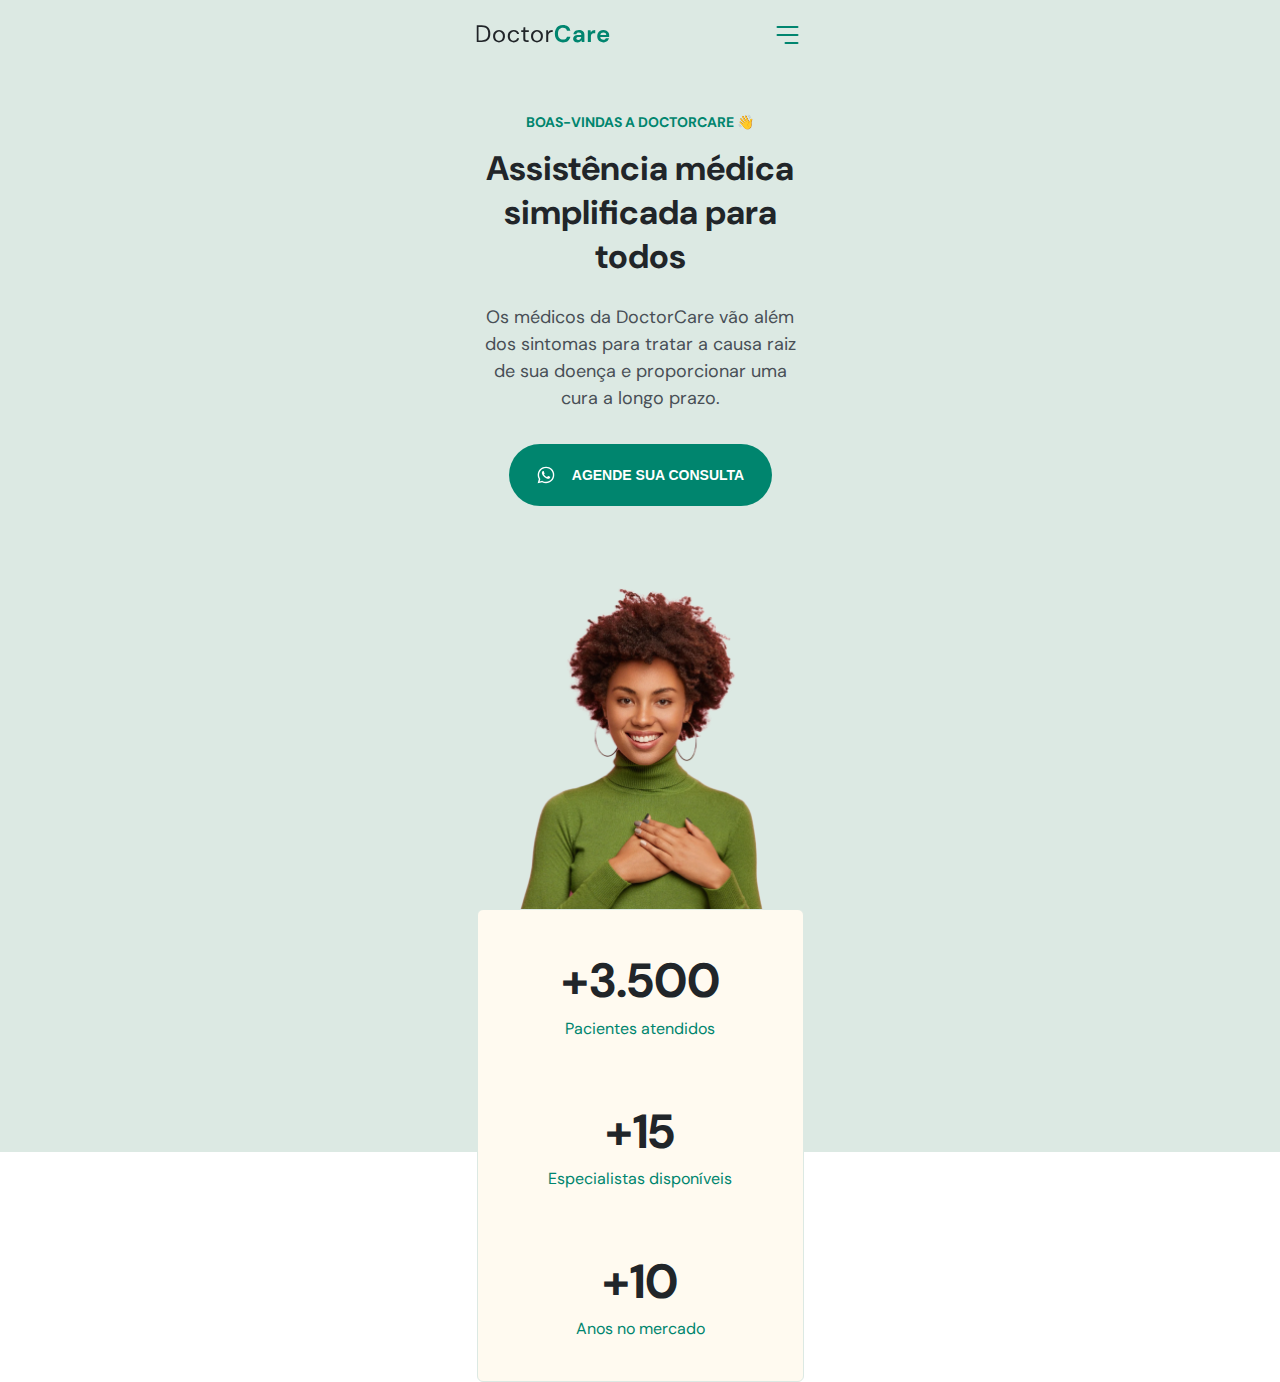
<file: index.html>
<!DOCTYPE html>
<html lang="pt-BR">
  <head>
    <meta charset="UTF-8" />
    <meta name="viewport" content="width=device-width, initial-scale=1.0" />
    <title>DoctorCare</title>

    <link rel="stylesheet" href="style.css" />

    <link rel="preconnect" href="https://fonts.googleapis.com" />
    <link rel="preconnect" href="https://fonts.gstatic.com" crossorigin />
    <link
      href="https://fonts.googleapis.com/css2?family=DM+Sans:wght@400;700&display=swap"
      rel="stylesheet"
    />
  </head>
  <body onscroll="onScroll()" class="">
    <nav id="navigation" class="">
      <div class="wrapper">
        <a class="logo" href="#">
          <svg
            width="133"
            height="18"
            viewBox="0 0 133 18"
            fill="none"
            xmlns="http://www.w3.org/2000/svg"
          >
            <path
              d="M0 17.088V0.287999H5.16C8.12 0.287999 10.296 1.04 11.688 2.544C13.096 4.048 13.8 6.112 13.8 8.736C13.8 11.312 13.096 13.352 11.688 14.856C10.296 16.344 8.12 17.088 5.16 17.088H0ZM2.016 15.408H5.112C6.744 15.408 8.04 15.144 9 14.616C9.976 14.072 10.672 13.304 11.088 12.312C11.504 11.304 11.712 10.112 11.712 8.736C11.712 7.328 11.504 6.12 11.088 5.112C10.672 4.104 9.976 3.328 9 2.784C8.04 2.24 6.744 1.968 5.112 1.968H2.016V15.408Z"
              fill="#212529"
            />
            <path
              d="M22.4949 17.376C21.3749 17.376 20.3669 17.12 19.4709 16.608C18.5749 16.096 17.8629 15.376 17.3349 14.448C16.8229 13.504 16.5669 12.4 16.5669 11.136C16.5669 9.872 16.8309 8.776 17.3589 7.848C17.8869 6.904 18.5989 6.176 19.4949 5.664C20.4069 5.152 21.4229 4.896 22.5429 4.896C23.6629 4.896 24.6709 5.152 25.5669 5.664C26.4629 6.176 27.1669 6.904 27.6789 7.848C28.2069 8.776 28.4709 9.872 28.4709 11.136C28.4709 12.4 28.2069 13.504 27.6789 14.448C27.1509 15.376 26.4309 16.096 25.5189 16.608C24.6229 17.12 23.6149 17.376 22.4949 17.376ZM22.4949 15.648C23.1829 15.648 23.8229 15.48 24.4149 15.144C25.0069 14.808 25.4869 14.304 25.8549 13.632C26.2229 12.96 26.4069 12.128 26.4069 11.136C26.4069 10.144 26.2229 9.312 25.8549 8.64C25.5029 7.968 25.0309 7.464 24.4389 7.128C23.8469 6.792 23.2149 6.624 22.5429 6.624C21.8549 6.624 21.2149 6.792 20.6229 7.128C20.0309 7.464 19.5509 7.968 19.1829 8.64C18.8149 9.312 18.6309 10.144 18.6309 11.136C18.6309 12.128 18.8149 12.96 19.1829 13.632C19.5509 14.304 20.0229 14.808 20.5989 15.144C21.1909 15.48 21.8229 15.648 22.4949 15.648Z"
              fill="#212529"
            />
            <path
              d="M37.2261 17.376C36.0901 17.376 35.0661 17.12 34.1541 16.608C33.2581 16.08 32.5461 15.352 32.0181 14.424C31.5061 13.48 31.2501 12.384 31.2501 11.136C31.2501 9.888 31.5061 8.8 32.0181 7.872C32.5461 6.928 33.2581 6.2 34.1541 5.688C35.0661 5.16 36.0901 4.896 37.2261 4.896C38.6341 4.896 39.8181 5.264 40.7781 6C41.7541 6.736 42.3701 7.72 42.6261 8.952H40.5621C40.4021 8.216 40.0101 7.648 39.3861 7.248C38.7621 6.832 38.0341 6.624 37.2021 6.624C36.5301 6.624 35.8981 6.792 35.3061 7.128C34.7141 7.464 34.2341 7.968 33.8661 8.64C33.4981 9.312 33.3141 10.144 33.3141 11.136C33.3141 12.128 33.4981 12.96 33.8661 13.632C34.2341 14.304 34.7141 14.816 35.3061 15.168C35.8981 15.504 36.5301 15.672 37.2021 15.672C38.0341 15.672 38.7621 15.472 39.3861 15.072C40.0101 14.656 40.4021 14.072 40.5621 13.32H42.6261C42.3861 14.52 41.7781 15.496 40.8021 16.248C39.8261 17 38.6341 17.376 37.2261 17.376Z"
              fill="#212529"
            />
            <path
              d="M50.2974 17.088C49.2094 17.088 48.3534 16.824 47.7294 16.296C47.1054 15.768 46.7934 14.816 46.7934 13.44V6.888H44.7294V5.184H46.7934L47.0574 2.328H48.8094V5.184H52.3134V6.888H48.8094V13.44C48.8094 14.192 48.9614 14.704 49.2654 14.976C49.5694 15.232 50.1054 15.36 50.8734 15.36H52.1214V17.088H50.2974Z"
              fill="#212529"
            />
            <path
              d="M60.4506 17.376C59.3306 17.376 58.3226 17.12 57.4266 16.608C56.5306 16.096 55.8186 15.376 55.2906 14.448C54.7786 13.504 54.5226 12.4 54.5226 11.136C54.5226 9.872 54.7866 8.776 55.3146 7.848C55.8426 6.904 56.5546 6.176 57.4506 5.664C58.3626 5.152 59.3786 4.896 60.4986 4.896C61.6186 4.896 62.6266 5.152 63.5226 5.664C64.4186 6.176 65.1226 6.904 65.6346 7.848C66.1626 8.776 66.4266 9.872 66.4266 11.136C66.4266 12.4 66.1626 13.504 65.6346 14.448C65.1066 15.376 64.3866 16.096 63.4746 16.608C62.5786 17.12 61.5706 17.376 60.4506 17.376ZM60.4506 15.648C61.1386 15.648 61.7786 15.48 62.3706 15.144C62.9626 14.808 63.4426 14.304 63.8106 13.632C64.1786 12.96 64.3626 12.128 64.3626 11.136C64.3626 10.144 64.1786 9.312 63.8106 8.64C63.4586 7.968 62.9866 7.464 62.3946 7.128C61.8026 6.792 61.1706 6.624 60.4986 6.624C59.8106 6.624 59.1706 6.792 58.5786 7.128C57.9866 7.464 57.5066 7.968 57.1386 8.64C56.7706 9.312 56.5866 10.144 56.5866 11.136C56.5866 12.128 56.7706 12.96 57.1386 13.632C57.5066 14.304 57.9786 14.808 58.5546 15.144C59.1466 15.48 59.7786 15.648 60.4506 15.648Z"
              fill="#212529"
            />
            <path
              d="M69.7097 17.088V5.184H71.5337L71.7017 7.464C72.0697 6.68 72.6297 6.056 73.3817 5.592C74.1337 5.128 75.0617 4.896 76.1657 4.896V7.008H75.6137C74.9097 7.008 74.2617 7.136 73.6697 7.392C73.0777 7.632 72.6057 8.048 72.2537 8.64C71.9017 9.232 71.7257 10.048 71.7257 11.088V17.088H69.7097Z"
              fill="#212529"
            />
            <path
              d="M86.4924 17.376C84.7964 17.376 83.3404 17.016 82.1244 16.296C80.9084 15.56 79.9724 14.544 79.3164 13.248C78.6604 11.936 78.3324 10.424 78.3324 8.712C78.3324 7 78.6604 5.488 79.3164 4.176C79.9724 2.864 80.9084 1.84 82.1244 1.104C83.3404 0.368 84.7964 0 86.4924 0C88.5084 0 90.1564 0.504 91.4364 1.512C92.7324 2.504 93.5404 3.904 93.8604 5.712H90.4764C90.2684 4.8 89.8204 4.088 89.1324 3.576C88.4604 3.048 87.5644 2.784 86.4444 2.784C84.8924 2.784 83.6764 3.312 82.7964 4.368C81.9164 5.424 81.4764 6.872 81.4764 8.712C81.4764 10.552 81.9164 12 82.7964 13.056C83.6764 14.096 84.8924 14.616 86.4444 14.616C87.5644 14.616 88.4604 14.376 89.1324 13.896C89.8204 13.4 90.2684 12.72 90.4764 11.856H93.8604C93.5404 13.584 92.7324 14.936 91.4364 15.912C90.1564 16.888 88.5084 17.376 86.4924 17.376Z"
              fill="#00856F"
            />
            <path
              d="M101.092 17.376C100.068 17.376 99.2278 17.216 98.5718 16.896C97.9158 16.56 97.4277 16.12 97.1077 15.576C96.7878 15.032 96.6278 14.432 96.6278 13.776C96.6278 12.672 97.0598 11.776 97.9238 11.088C98.7878 10.4 100.084 10.056 101.812 10.056H104.836V9.768C104.836 8.952 104.604 8.352 104.14 7.968C103.676 7.584 103.1 7.392 102.412 7.392C101.788 7.392 101.244 7.544 100.78 7.848C100.316 8.136 100.028 8.568 99.9157 9.144H96.9157C96.9958 8.28 97.2837 7.528 97.7797 6.888C98.2917 6.248 98.9477 5.76 99.7477 5.424C100.548 5.072 101.444 4.896 102.436 4.896C104.132 4.896 105.468 5.32 106.444 6.168C107.42 7.016 107.908 8.216 107.908 9.768V17.088H105.292L105.004 15.168C104.652 15.808 104.156 16.336 103.516 16.752C102.892 17.168 102.084 17.376 101.092 17.376ZM101.788 14.976C102.668 14.976 103.348 14.688 103.828 14.112C104.324 13.536 104.636 12.824 104.764 11.976H102.148C101.332 11.976 100.748 12.128 100.396 12.432C100.044 12.72 99.8678 13.08 99.8678 13.512C99.8678 13.976 100.044 14.336 100.396 14.592C100.748 14.848 101.212 14.976 101.788 14.976Z"
              fill="#00856F"
            />
            <path
              d="M111.319 17.088V5.184H114.055L114.343 7.416C114.775 6.648 115.359 6.04 116.095 5.592C116.847 5.128 117.727 4.896 118.735 4.896V8.136H117.871C117.199 8.136 116.599 8.24 116.071 8.448C115.543 8.656 115.127 9.016 114.823 9.528C114.535 10.04 114.391 10.752 114.391 11.664V17.088H111.319Z"
              fill="#00856F"
            />
            <path
              d="M126.888 17.376C125.688 17.376 124.624 17.12 123.696 16.608C122.768 16.096 122.04 15.376 121.512 14.448C120.984 13.52 120.72 12.448 120.72 11.232C120.72 10 120.976 8.904 121.488 7.944C122.016 6.984 122.736 6.24 123.648 5.712C124.576 5.168 125.664 4.896 126.912 4.896C128.08 4.896 129.112 5.152 130.008 5.664C130.904 6.176 131.6 6.88 132.096 7.776C132.608 8.656 132.864 9.64 132.864 10.728C132.864 10.904 132.856 11.088 132.84 11.28C132.84 11.472 132.832 11.672 132.816 11.88H123.768C123.832 12.808 124.152 13.536 124.728 14.064C125.32 14.592 126.032 14.856 126.864 14.856C127.488 14.856 128.008 14.72 128.424 14.448C128.856 14.16 129.176 13.792 129.384 13.344H132.504C132.28 14.096 131.904 14.784 131.376 15.408C130.864 16.016 130.224 16.496 129.456 16.848C128.704 17.2 127.848 17.376 126.888 17.376ZM126.912 7.392C126.16 7.392 125.496 7.608 124.92 8.04C124.344 8.456 123.976 9.096 123.816 9.96H129.744C129.696 9.176 129.408 8.552 128.88 8.088C128.352 7.624 127.696 7.392 126.912 7.392Z"
              fill="#00856F"
            />
          </svg>
        </a>

        <div class="menu">
          <ul>
            <li><a href="#">Início</a></li>
            <li><a href="#">Serviços</a></li>
            <li><a href="#">Sobre</a></li>
          </ul>

          <a class="button" href="#">Agende sua consulta</a>

          <ul class="social-links">
            <li>
              <a target="_blank" href="https://instagram.com"
                ><svg
                  width="24"
                  height="24"
                  viewBox="0 0 24 24"
                  fill="none"
                  xmlns="http://www.w3.org/2000/svg"
                >
                  <path
                    d="M17 1.99997H7C4.23858 1.99997 2 4.23855 2 6.99997V17C2 19.7614 4.23858 22 7 22H17C19.7614 22 22 19.7614 22 17V6.99997C22 4.23855 19.7614 1.99997 17 1.99997Z"
                    stroke="#FFFAF1"
                    stroke-width="2"
                    stroke-linecap="round"
                    stroke-linejoin="round"
                  />
                  <path
                    d="M15.9997 11.3701C16.1231 12.2023 15.981 13.0523 15.5935 13.7991C15.206 14.5459 14.5929 15.1515 13.8413 15.5297C13.0898 15.908 12.2382 16.0397 11.4075 15.906C10.5768 15.7723 9.80947 15.3801 9.21455 14.7852C8.61962 14.1903 8.22744 13.4229 8.09377 12.5923C7.96011 11.7616 8.09177 10.91 8.47003 10.1584C8.84829 9.40691 9.45389 8.7938 10.2007 8.4063C10.9475 8.0188 11.7975 7.87665 12.6297 8.00006C13.4786 8.12594 14.2646 8.52152 14.8714 9.12836C15.4782 9.73521 15.8738 10.5211 15.9997 11.3701Z"
                    stroke="#FFFAF1"
                    stroke-width="2"
                    stroke-linecap="round"
                    stroke-linejoin="round"
                  />
                  <path
                    d="M17.5 6.49997H17.51"
                    stroke="#FFFAF1"
                    stroke-width="2"
                    stroke-linecap="round"
                    stroke-linejoin="round"
                  />
                </svg>
              </a>
            </li>
            <li>
              <a target="_blank" href="https://facebook.com">
                <svg
                  width="24"
                  height="24"
                  viewBox="0 0 24 24"
                  fill="none"
                  xmlns="http://www.w3.org/2000/svg"
                >
                  <path
                    d="M18 1.99997H15C13.6739 1.99997 12.4021 2.52675 11.4645 3.46444C10.5268 4.40212 10 5.67389 10 6.99997V9.99997H7V14H10V22H14V14H17L18 9.99997H14V6.99997C14 6.73475 14.1054 6.4804 14.2929 6.29286C14.4804 6.10533 14.7348 5.99997 15 5.99997H18V1.99997Z"
                    stroke="#FFFAF1"
                    stroke-width="2"
                    stroke-linecap="round"
                    stroke-linejoin="round"
                  />
                </svg>
              </a>
            </li>
            <li>
              <a target="_blank" href="https://youtube.com">
                <svg
                  width="24"
                  height="24"
                  viewBox="0 0 24 24"
                  fill="none"
                  xmlns="http://www.w3.org/2000/svg"
                >
                  <path
                    d="M22.5396 6.42C22.4208 5.94541 22.1789 5.51057 21.8382 5.15941C21.4976 4.80824 21.0703 4.55318 20.5996 4.42C18.8796 4 11.9996 4 11.9996 4C11.9996 4 5.1196 4 3.3996 4.46C2.92884 4.59318 2.50157 4.84824 2.16094 5.19941C1.82031 5.55057 1.57838 5.98541 1.4596 6.46C1.14481 8.20556 0.990831 9.97631 0.999595 11.75C0.988374 13.537 1.14236 15.3213 1.4596 17.08C1.59055 17.5398 1.8379 17.9581 2.17774 18.2945C2.51758 18.6308 2.93842 18.8738 3.3996 19C5.1196 19.46 11.9996 19.46 11.9996 19.46C11.9996 19.46 18.8796 19.46 20.5996 19C21.0703 18.8668 21.4976 18.6118 21.8382 18.2606C22.1789 17.9094 22.4208 17.4746 22.5396 17C22.852 15.2676 23.0059 13.5103 22.9996 11.75C23.0108 9.96295 22.8568 8.1787 22.5396 6.42Z"
                    stroke="#FFFAF1"
                    stroke-width="2"
                    stroke-linecap="round"
                    stroke-linejoin="round"
                  />
                  <path
                    d="M9.75 15.02L15.5 11.75L9.75 8.48001V15.02Z"
                    stroke="#FFFAF1"
                    stroke-width="2"
                    stroke-linecap="round"
                    stroke-linejoin="round"
                  />
                </svg>
              </a>
            </li>
          </ul>
        </div>

        <button
          aria-expanded="false"
          aria-label="Abrir menu"
          onclick="openMenu()"
          class="open-menu"
        >
          <svg
            width="40"
            height="40"
            viewBox="0 0 40 40"
            fill="none"
            xmlns="http://www.w3.org/2000/svg"
          >
            <path
              d="M10 20H30"
              stroke="#00856F"
              stroke-width="2"
              stroke-linecap="round"
              stroke-linejoin="round"
            />
            <path
              d="M10 12H30"
              stroke="#00856F"
              stroke-width="2"
              stroke-linecap="round"
              stroke-linejoin="round"
            />
            <path
              d="M18 28L30 28"
              stroke="#00856F"
              stroke-width="2"
              stroke-linecap="round"
              stroke-linejoin="round"
            />
          </svg>
        </button>
        <button
          aria-expanded="true"
          aria-label="Fechar menu"
          onclick="closeMenu()"
          class="close-menu"
        >
          <svg
            width="40"
            height="40"
            viewBox="0 0 40 40"
            fill="none"
            xmlns="http://www.w3.org/2000/svg"
          >
            <path
              d="M30 10L10 30M10 10L30 30"
              stroke="#FFFAF1"
              stroke-width="2"
              stroke-linecap="round"
              stroke-linejoin="round"
            />
          </svg>
        </button>
      </div>
    </nav>

    <header class="wrapper">
      <h4>BOAS-VINDAS A DOCTORCARE 👋</h4>
      <h1>Assistência médica simplificada para todos</h1>
      <p>
        Os médicos da DoctorCare vão além dos sintomas para tratar a causa raiz
        de sua doença e proporcionar uma cura a longo prazo.
      </p>
      <button>
        <svg
          width="20"
          height="20"
          viewBox="0 0 20 20"
          fill="none"
          xmlns="http://www.w3.org/2000/svg"
        >
          <path
            d="M13.8337 11.6667C13.667 11.5833 12.5837 11.0833 12.417 11C12.2503 10.9167 12.0837 10.9167 11.917 11.0833C11.7503 11.25 11.417 11.75 11.2503 11.9167C11.167 12.0833 11.0003 12.0833 10.8337 12C10.2503 11.75 9.66699 11.4167 9.16699 11C8.75033 10.5833 8.33366 10.0833 8.00033 9.58334C7.91699 9.41668 8.00033 9.25001 8.08366 9.16668C8.16699 9.08334 8.25033 8.91668 8.41699 8.83334C8.50033 8.75001 8.58366 8.58334 8.58366 8.50001C8.66699 8.41668 8.66699 8.25001 8.58366 8.16668C8.50033 8.08334 8.08366 7.08334 7.91699 6.66668C7.83366 6.08334 7.66699 6.08334 7.50033 6.08334C7.41699 6.08334 7.25033 6.08334 7.08366 6.08334C6.91699 6.08334 6.66699 6.25001 6.58366 6.33334C6.08366 6.83334 5.83366 7.41668 5.83366 8.08334C5.91699 8.83334 6.16699 9.58334 6.66699 10.25C7.58366 11.5833 8.75033 12.6667 10.167 13.3333C10.5837 13.5 10.917 13.6667 11.3337 13.75C11.7503 13.9167 12.167 13.9167 12.667 13.8333C13.2503 13.75 13.7503 13.3333 14.0837 12.8333C14.2503 12.5 14.2503 12.1667 14.167 11.8333C14.167 11.8333 14.0003 11.75 13.8337 11.6667ZM15.917 4.08334C12.667 0.833344 7.41699 0.833344 4.16699 4.08334C1.50033 6.75001 1.00033 10.8333 2.83366 14.0833L1.66699 18.3333L6.08366 17.1667C7.33366 17.8333 8.66699 18.1667 10.0003 18.1667C14.5837 18.1667 18.2503 14.5 18.2503 9.91668C18.3337 7.75001 17.417 5.66668 15.917 4.08334ZM13.667 15.75C12.5837 16.4167 11.3337 16.8333 10.0003 16.8333C8.75033 16.8333 7.58366 16.5 6.50033 15.9167L6.25033 15.75L3.66699 16.4167L4.33366 13.9167L4.16699 13.6667C2.16699 10.3333 3.16699 6.16668 6.41699 4.08334C9.66699 2.00001 13.8337 3.08334 15.8337 6.25001C17.8337 9.50001 16.917 13.75 13.667 15.75Z"
            fill="white"
          />
        </svg>

        Agende sua consulta
      </button>

      <img
        src="/assets/Foto.png"
        alt="Mulher negra vestindo moletom verde e sorrindo"
      />

      <div class="stats">
        <div class="stat">
          <h3>+3.500</h3>
          <p>Pacientes atendidos</p>
        </div>

        <div class="stat">
          <h3>+15</h3>
          <p>Especialistas disponíveis</p>
        </div>

        <div class="stat">
          <h3>+10</h3>
          <p>Anos no mercado</p>
        </div>
      </div>
    </header>

    <script src="main.js"></script>
  </body>
</html>
</file>
<file: style.css>
/*=============GERAL============================================*/
* {
  margin: 0;
  padding: 0;
  box-sizing: border-box;
}

:root {
  --primary-color: hsl(
    170,
    100%,
    26%
  ); /*esta cor esta em h (cor) s (saturação) l (luminosidade)*/
  --headline: #212529; /*esta cor está em hexadecimal*/
  --paragrapf: hsla(210, 9%, 31%);
  --brand-beige: hsl(39, 100%, 97%);
  --brand-green-light: hsl(148, 23%, 89%);

  font-size: 62.5%; /* 1rem = 10px */

  --nav-height: 7.2rem;
}

html,
body {
  width: 100%;
  height: 100%;
}

body {
  font-family: 'DM Sans';
  font-size: 1.6rem;

  text-align: center;

  overflow: overlay;
}

.wrapper {
  width: 37.5rem;
  margin-inline: auto;
  padding-inline: 2.4rem;
}

ul {
  list-style: none;
}

/*=========HEADER====================================================*/

header {
  margin-top: calc(4.1rem + var(--nav-height));
}

header::before {
  content: '';
  width: 100vw;
  height: calc(108rem + var(--nav-height));
  background-color: var(--brand-green-light);
  display: block;

  position: absolute;
  top: 0;
  left: 0;
  z-index: -1;
}

header h4 {
  font-size: 1.4rem;
  color: var(--primary-color);
  margin-bottom: 1.6rem;
}

header h1 {
  font-size: 3.4rem;
  color: var(--headline);
  line-height: 130%;

  margin-bottom: 2.4rem;
}

header p {
  font-size: 1.8rem;
  line-height: 150%;
  font-weight: 400;
  color: var(--paragrapf);

  margin-bottom: 3.2rem;
}

header button {
  background: var(--primary-color);

  border: none;
  border-radius: 4rem;

  margin-bottom: 6rem;

  height: 6.2rem;
  width: 26.3rem;

  color: #fff;
  font-size: 1.4rem;
  font-weight: 700;
  text-transform: uppercase;

  display: flex;
  align-items: center;
  justify-content: center;
  gap: 1.6rem;

  margin-left: auto;
  margin-right: auto;
}

header img {
  width: 26.4rem;
  display: block;
  margin-inline: auto;
  object-position: 0 2rem;
}

.stats {
  width: 32.7rem;
  padding-block: 4rem;
  margin-inline: auto;

  background-color: var(--brand-beige);
  border: 1px solid var(--brand-green-light);
  border-radius: 0.6rem;

  display: flex;
  flex-direction: column;
  justify-content: center;
  gap: 6rem;
}

.stat h3 {
  font-size: 4.8rem;
  color: var(--headline);
  line-height: 130%;

  margin-bottom: 0.4rem;
}

.stat p {
  margin: 0;
  color: var(--primary-color);
  font-size: 1.6rem;
  line-height: 150%;
}

/*=========NAVIGATION====================================================*/
nav {
  display: flex;

  height: var(--nav-height);

  position: fixed;
  top: 0;
  left: 50%;
  transform: translateX(-50%);
}

nav .wrapper {
  display: flex;
  align-items: center;
  justify-content: space-between;
}

nav.scroll {
  background: var(--primary-color);
  width: 100vw;
  position: fixed;
  top: 0;
}

nav.scroll svg:nth-child(1) path {
  fill: white;
}

nav.scroll button path {
  stroke: white;
}

nav button {
  background: none;
  border: none;
  cursor: pointer;
}

/*=== MENU-EXPANDED =================================*/
body.menu-expanded {
  overflow: hidden;
}

body.menu-expanded > :not(nav) {
  display: none;
}

.menu,
.close-menu,
body.menu-expanded .open-menu {
  opacity: 0;
  visibility: hidden;
}

body.menu-expanded .menu,
body.menu-expanded .close-menu {
  opacity: 1;
  visibility: visible;
}

body.menu-expanded .menu {
  position: fixed;
  top: 0;
  left: 0;
  background: var(--primary-color);

  width: 100vw;
  height: 100vh;

  padding-top: var(--nav-height);
}

body.menu-expanded nav {
  position: relative;
}

.menu ul:nth-child(1) {
  display: flex;
  flex-direction: column;
  gap: 4.8rem;

  margin-top: 6rem;

  font-weight: 700;
  font-size: 2.4rem;
  line-height: 3.1rem;
}

.menu ul li a {
  color: white;
  text-decoration: none;
}

.menu .button {
  background: white;
  border-radius: 4rem;
  font-weight: 700;
  font-size: 1.8rem;
  line-height: 2.3rem;
  text-transform: uppercase;
  text-decoration: none;

  color: var(--primary-color);

  display: inline-block;
  padding: 16px 32px;

  margin-top: 4.8rem;
  margin-bottom: 8rem;
}

.social-links {
  display: flex;
  align-items: center;
  justify-content: center;
  gap: 3.2rem;
}

body.menu-expanded .logo,
body.menu-expanded button {
  position: relative;
  z-index: 100;
}

body.menu-expanded .logo path {
  fill: white;
}

body.menu-expanded button path {
  stroke: white;
}
</file>
